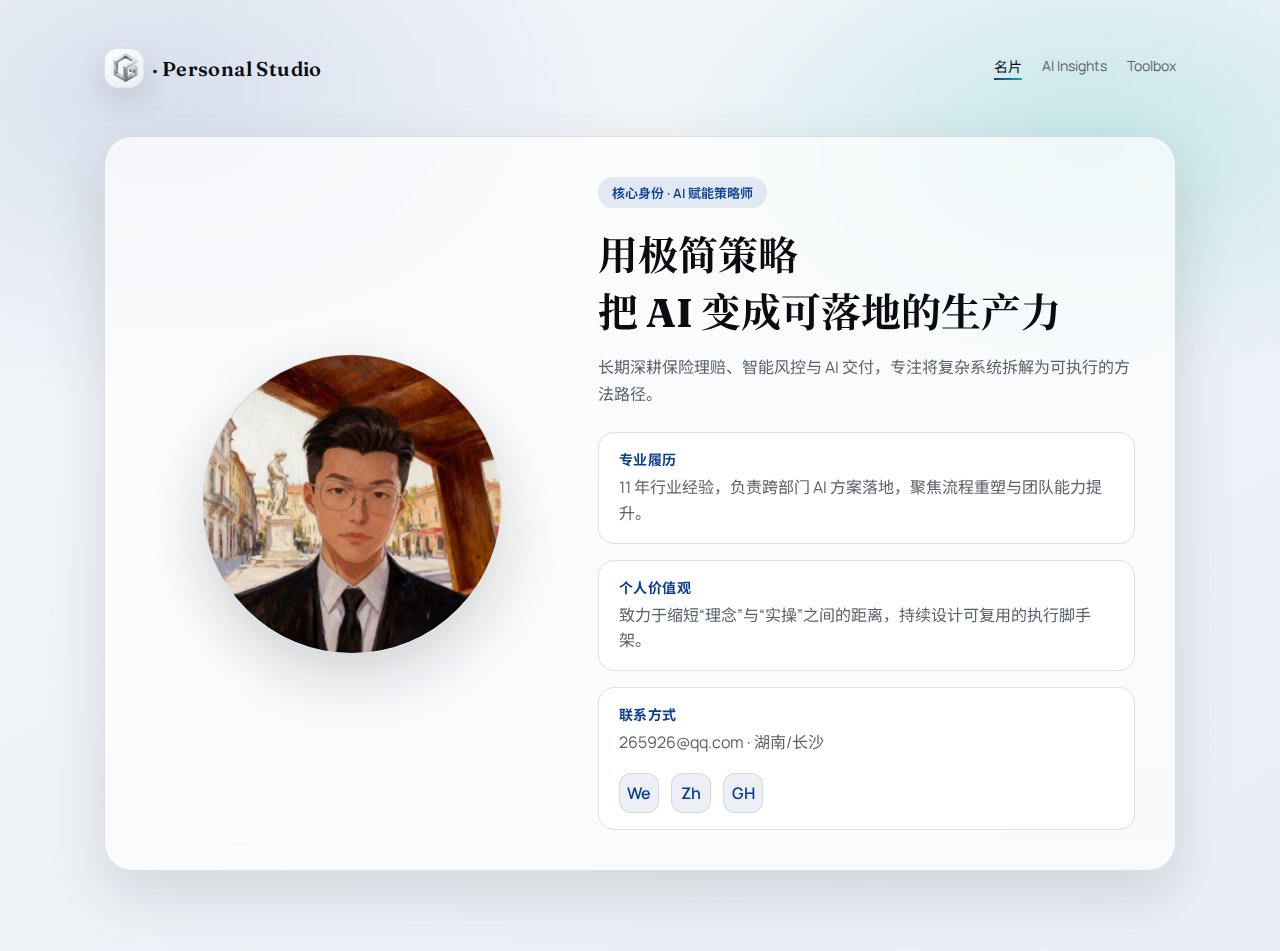
<file: index.html>
﻿<!doctype html>
<html lang="zh-CN">
<head>
  <meta charset="utf-8" />
  <meta name="viewport" content="width=device-width, initial-scale=1" />
  <title>李哥工作室 | Digital Business Card</title>
  <link rel="stylesheet" href="styles.css" />
</head>
<body>
  <div class="page">
    <header class="nav">
      <div class="logo">
        <span class="logo-badge">
          <img src="images/logo.png" alt="Yuzi logo" />
        </span>
        <span>· Personal Studio</span>
      </div>
      <nav class="nav-links">
        <a class="active" href="index.html">名片</a>
        <a href="insights.html">AI Insights</a>
        <a href="toolbox.html">Toolbox</a>
      </nav>
    </header>

    <section class="hero-card">
      <div class="portrait"><img src="images/1Y-Z.jpg" alt="头像" /></div>
      <div>
        <div class="tag">核心身份 · AI 赋能策略师</div>
        <h1>
          <span class="headline-line">用极简策略</span>
          <span class="headline-line">把 AI 变成可落地的生产力</span>
        </h1>
        <p class="subtitle">长期深耕保险理赔、智能风控与 AI 交付，专注将复杂系统拆解为可执行的方法路径。</p>
        <div class="card-grid">
          <div class="info-card fade-delay-1">
            <h3>专业履历</h3>
            <p>11 年行业经验，负责跨部门 AI 方案落地，聚焦流程重塑与团队能力提升。</p>
          </div>
          <div class="info-card fade-delay-2">
            <h3>个人价值观</h3>
            <p>致力于缩短“理念”与“实操”之间的距离，持续设计可复用的执行脚手架。</p>
          </div>
          <div class="info-card fade-delay-3">
            <h3>联系方式</h3>
            <p>265926@qq.com · 湖南/长沙</p>
            <div class="socials">
              <a href="#">We</a>
              <a href="#">Zh</a>
              <a href="#">GH</a>
            </div>
          </div>
        </div>
      </div>
    </section>

  </div>
  <script src="https://lf-cdn.coze.cn/obj/unpkg/flow-platform/chat-app-sdk/1.2.0-beta.19/libs/cn/index.js"></script>
  <script src="coze-config.js"></script>
  <script>
    new CozeWebSDK.WebChatClient(window.COZE_CONFIG);
    if (window.applyCozeLauncherIcon) {
      window.applyCozeLauncherIcon();
    }
  </script>
</body>
</html>
</file>
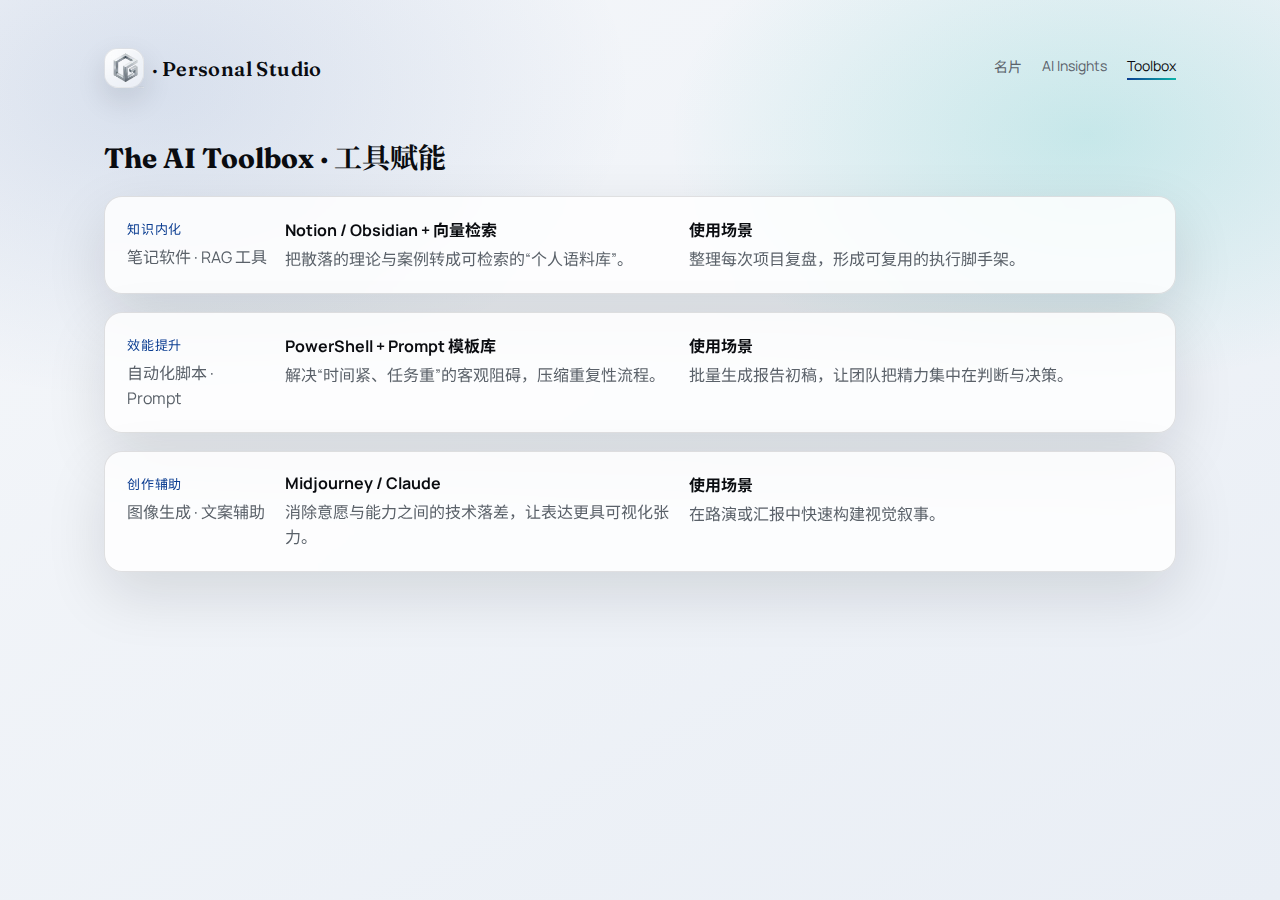
<file: toolbox.html>
﻿<!doctype html>
<html lang="zh-CN">
<head>
  <meta charset="utf-8" />
  <meta name="viewport" content="width=device-width, initial-scale=1" />
  <title>好用的工具分享 | The AI Toolbox</title>
  <link rel="stylesheet" href="styles.css" />
</head>
<body>
  <div class="page">
    <header class="nav">
      <div class="logo">
        <span class="logo-badge">
          <img src="images/logo.png" alt="Yuzi logo" />
        </span>
        <span>· Personal Studio</span>
      </div>
      <nav class="nav-links">
        <a href="index.html">名片</a>
        <a href="insights.html">AI Insights</a>
        <a class="active" href="toolbox.html">Toolbox</a>
      </nav>
    </header>

    <h2 class="section-title">The AI Toolbox · 工具赋能</h2>
    <div class="toolbox-grid">
      <div class="tool-row fade-delay-1">
        <div>
          <span>知识内化</span>
          <p>笔记软件 · RAG 工具</p>
        </div>
        <div>
          <strong>Notion / Obsidian + 向量检索</strong>
          <p>把散落的理论与案例转成可检索的“个人语料库”。</p>
        </div>
        <div>
          <strong>使用场景</strong>
          <p>整理每次项目复盘，形成可复用的执行脚手架。</p>
        </div>
      </div>
      <div class="tool-row fade-delay-2">
        <div>
          <span>效能提升</span>
          <p>自动化脚本 · Prompt</p>
        </div>
        <div>
          <strong>PowerShell + Prompt 模板库</strong>
          <p>解决“时间紧、任务重”的客观阻碍，压缩重复性流程。</p>
        </div>
        <div>
          <strong>使用场景</strong>
          <p>批量生成报告初稿，让团队把精力集中在判断与决策。</p>
        </div>
      </div>
      <div class="tool-row fade-delay-3">
        <div>
          <span>创作辅助</span>
          <p>图像生成 · 文案辅助</p>
        </div>
        <div>
          <strong>Midjourney / Claude</strong>
          <p>消除意愿与能力之间的技术落差，让表达更具可视化张力。</p>
        </div>
        <div>
          <strong>使用场景</strong>
          <p>在路演或汇报中快速构建视觉叙事。</p>
        </div>
      </div>
    </div>
  </div>
  <script src="https://lf-cdn.coze.cn/obj/unpkg/flow-platform/chat-app-sdk/1.2.0-beta.19/libs/cn/index.js"></script>
  <script src="coze-config.js"></script>
  <script>
    new CozeWebSDK.WebChatClient(window.COZE_CONFIG);
    if (window.applyCozeLauncherIcon) {
      window.applyCozeLauncherIcon();
    }
  </script>
</body>
</html>
</file>
<file: styles.css>
﻿/* fonts */
@import url('https://fonts.googleapis.com/css2?family=Fraunces:wght@400;600&family=Manrope:wght@300;400;500;600;700&family=Noto+Sans+SC:wght@300;400;500;700&family=Noto+Serif+SC:wght@400;600&display=swap');

:root {
  --bg-1: #f5f7fa;
  --bg-2: #e9eef5;
  --ink: #0a0c10;
  --muted: #5a6169;
  --line: rgba(10, 12, 16, 0.12);
  --glass: rgba(255, 255, 255, 0.7);
  --glass-strong: rgba(255, 255, 255, 0.82);
  --accent: #0b3d91;
  --accent-2: #0bb3a8;
  --shadow: 0 22px 60px rgba(9, 15, 28, 0.12);
  --blur: blur(18px);
}

* {
  box-sizing: border-box;
}

body {
  margin: 0;
  font-family: "Manrope", "Noto Sans SC", sans-serif;
  color: var(--ink);
  background-color: var(--bg-1);
  background-image:
    radial-gradient(800px 520px at 12% 10%, rgba(11, 61, 145, 0.12), transparent 60%),
    radial-gradient(700px 420px at 85% 15%, rgba(11, 179, 168, 0.18), transparent 60%),
    linear-gradient(150deg, var(--bg-1), var(--bg-2));
  min-height: 100vh;
}

a {
  color: inherit;
  text-decoration: none;
}

.page {
  max-width: 1120px;
  margin: 0 auto;
  padding: 48px 24px 80px;
  animation: pageFade 0.8s ease both;
}

.nav {
  display: flex;
  justify-content: space-between;
  align-items: center;
  margin-bottom: 48px;
}

.logo {
  font-family: "Fraunces", "Noto Serif SC", serif;
  font-weight: 600;
  font-size: 20px;
  letter-spacing: 0.4px;
  display: flex;
  align-items: center;
  gap: 8px;
}

.logo-badge {
  width: 40px;
  height: 40px;
  border-radius: 14px;
  border: 1px solid rgba(10, 12, 16, 0.08);
  background:
    linear-gradient(140deg, rgba(255, 255, 255, 0.78), rgba(255, 255, 255, 0.45)),
    radial-gradient(circle at 20% 20%, rgba(255, 255, 255, 0.6), transparent 60%);
  backdrop-filter: var(--blur);
  box-shadow:
    0 12px 30px rgba(9, 15, 28, 0.12),
    inset 0 1px 1px rgba(255, 255, 255, 0.6);
  display: grid;
  place-items: center;
}

.logo img {
  width: 40px;
  height: 40px;
  object-fit: contain;
  display: block;
  background: transparent;
}

.nav-links {
  display: flex;
  gap: 20px;
  font-size: 14px;
  color: var(--muted);
}

.nav-links a {
  position: relative;
  padding-bottom: 4px;
  transition: color 0.3s ease;
}

.nav-links a::after {
  content: "";
  position: absolute;
  left: 0;
  bottom: 0;
  width: 0;
  height: 2px;
  background: linear-gradient(90deg, var(--accent), var(--accent-2));
  transition: width 0.3s ease;
}

.nav-links a:hover,
.nav-links a.active {
  color: var(--ink);
}

.nav-links a:hover::after,
.nav-links a.active::after {
  width: 100%;
}

.hero-card {
  border: 1px solid var(--line);
  border-radius: 28px;
  background: var(--glass);
  box-shadow: var(--shadow);
  padding: 40px;
  display: grid;
  grid-template-columns: 1fr 1.3fr;
  gap: 40px;
  align-items: center;
  backdrop-filter: var(--blur);
  animation: fadeUp 0.9s ease forwards;
}

.portrait {
  width: clamp(220px, 30vw, 300px);
  height: clamp(220px, 30vw, 300px);
  border-radius: 50%;
  overflow: hidden;
  display: grid;
  place-items: center;
  border: 1px solid rgba(10, 12, 16, 0.08);
  background: radial-gradient(circle at 30% 20%, rgba(11, 61, 145, 0.18), rgba(255, 255, 255, 0.9));
  box-shadow: 0 22px 60px rgba(9, 15, 28, 0.18);
  margin: 0 auto;
}

.portrait img {
  width: 100%;
  height: 100%;
  object-fit: cover;
  display: block;
}

.tag {
  display: inline-flex;
  align-items: center;
  gap: 8px;
  padding: 6px 14px;
  border-radius: 999px;
  background: rgba(11, 61, 145, 0.1);
  color: var(--accent);
  font-size: 13px;
  font-weight: 600;
  margin-bottom: 16px;
}

h1 {
  font-family: "Fraunces", "Noto Serif SC", serif;
  font-size: 40px;
  margin: 0 0 12px;
}

.headline-line {
  display: block;
}

.subtitle {
  color: var(--muted);
  line-height: 1.7;
  margin-bottom: 24px;
}

.card-grid {
  display: grid;
  gap: 16px;
}

.info-card {
  padding: 16px 20px;
  border-radius: 16px;
  border: 1px solid var(--line);
  background: var(--glass-strong);
  backdrop-filter: var(--blur);
  animation: fadeUp 0.8s ease forwards;
  transition: transform 0.3s ease, box-shadow 0.3s ease;
}

.info-card:hover {
  transform: translateY(-4px);
  box-shadow: 0 16px 40px rgba(9, 15, 28, 0.12);
}

.info-card h3 {
  font-size: 14px;
  color: var(--accent);
  margin: 0 0 6px;
  letter-spacing: 0.4px;
}

.info-card p {
  margin: 0;
  color: var(--muted);
  line-height: 1.6;
}

.socials {
  display: flex;
  gap: 12px;
  margin-top: 18px;
}

.socials a {
  width: 40px;
  height: 40px;
  border-radius: 12px;
  background: rgba(11, 61, 145, 0.08);
  display: grid;
  place-items: center;
  font-weight: 600;
  color: var(--accent);
  border: 1px solid rgba(10, 12, 16, 0.1);
  transition: transform 0.3s ease, background 0.3s ease;
}

.socials a:hover {
  transform: translateY(-3px);
  background: rgba(11, 179, 168, 0.12);
}

.section-title {
  font-family: "Fraunces", "Noto Serif SC", serif;
  font-size: 28px;
  margin-bottom: 20px;
}

.timeline {
  position: relative;
  padding-left: 28px;
  display: grid;
  gap: 24px;
}

.timeline::before {
  content: "";
  position: absolute;
  top: 8px;
  left: 10px;
  width: 2px;
  height: calc(100% - 16px);
  background: linear-gradient(180deg, rgba(11, 61, 145, 0.4), rgba(11, 179, 168, 0.5));
}

.timeline-item {
  position: relative;
  padding: 18px 22px;
  border-radius: 18px;
  border: 1px solid var(--line);
  background: var(--glass);
  backdrop-filter: var(--blur);
  box-shadow: var(--shadow);
  animation: fadeUp 0.8s ease forwards;
  transition: transform 0.3s ease;
}

.timeline-item:hover {
  transform: translateY(-4px);
}

.timeline-item::before {
  content: "";
  position: absolute;
  left: -31px;
  top: 22px;
  width: 14px;
  height: 14px;
  border-radius: 50%;
  background: var(--accent-2);
  box-shadow: 0 0 0 4px rgba(11, 179, 168, 0.2);
}

.timeline-item h4 {
  margin: 0 0 8px;
  font-size: 16px;
}

.timeline-item p {
  margin: 0;
  color: var(--muted);
  line-height: 1.6;
}

.toolbox-grid {
  display: grid;
  gap: 18px;
}

.tool-row {
  display: grid;
  grid-template-columns: 140px 1fr 1.2fr;
  gap: 18px;
  padding: 20px 22px;
  border-radius: 18px;
  border: 1px solid var(--line);
  background: var(--glass-strong);
  backdrop-filter: var(--blur);
  box-shadow: var(--shadow);
  animation: fadeUp 0.8s ease forwards;
  transition: transform 0.3s ease, box-shadow 0.3s ease;
}

.tool-row:hover {
  transform: translateY(-4px);
  box-shadow: 0 16px 42px rgba(9, 15, 28, 0.16);
}

.tool-row span {
  font-size: 13px;
  color: var(--accent);
  text-transform: uppercase;
  letter-spacing: 0.8px;
}

.tool-row p {
  margin: 6px 0 0;
  color: var(--muted);
  line-height: 1.6;
}

.chat-shell {
  border: 1px solid var(--line);
  border-radius: 26px;
  background: var(--glass);
  backdrop-filter: var(--blur);
  box-shadow: var(--shadow);
  padding: 28px;
}

.coze-embed {
  width: 100%;
  min-height: 560px;
}

#app {
  height: 800px;
  position: relative;
}

#app,
#app > iframe,
#app > div {
  width: 100%;
  height: 100%;
}

.chat-messages {
  display: grid;
  gap: 16px;
  margin-bottom: 18px;
}

.bubble {
  padding: 14px 18px;
  border-radius: 16px;
  max-width: 70%;
  line-height: 1.6;
}

.bubble.user {
  margin-left: auto;
  background: rgba(11, 61, 145, 0.12);
}

.bubble.ai {
  background: rgba(11, 179, 168, 0.12);
}

.chat-input {
  display: flex;
  gap: 12px;
  padding: 14px;
  border-radius: 14px;
  border: 1px solid var(--line);
  background: rgba(255, 255, 255, 0.9);
}

.chat-input input {
  flex: 1;
  border: none;
  background: transparent;
  outline: none;
  font-size: 14px;
  color: var(--ink);
}

.chat-input button {
  border: none;
  background: var(--accent);
  color: #fff;
  padding: 10px 16px;
  border-radius: 10px;
  font-weight: 600;
  cursor: pointer;
  transition: transform 0.3s ease;
}

.chat-input button:hover {
  transform: translateY(-2px);
}

.chat-meta {
  margin-top: 14px;
  color: var(--muted);
  font-size: 13px;
}

.quick-actions {
  display: flex;
  flex-wrap: wrap;
  gap: 10px;
  margin-top: 18px;
}

.quick-actions button {
  border-radius: 999px;
  border: 1px solid var(--line);
  background: rgba(255, 255, 255, 0.7);
  padding: 8px 14px;
  cursor: pointer;
  font-size: 13px;
  transition: transform 0.3s ease, background 0.3s ease;
}

.quick-actions button:hover {
  transform: translateY(-3px);
  background: rgba(11, 179, 168, 0.12);
}

.feedback {
  display: flex;
  gap: 10px;
  margin-top: 10px;
}

.feedback button {
  border-radius: 10px;
  border: 1px solid var(--line);
  background: rgba(11, 61, 145, 0.08);
  padding: 6px 10px;
  cursor: pointer;
  font-size: 12px;
  transition: background 0.3s ease;
}

.feedback button:hover {
  background: rgba(11, 179, 168, 0.12);
}

.notes-card {
  margin-top: 32px;
  padding: 22px 24px;
  border-radius: 18px;
  border: 1px solid var(--line);
  background: var(--glass-strong);
  backdrop-filter: var(--blur);
  box-shadow: var(--shadow);
  display: flex;
  align-items: center;
  justify-content: space-between;
  gap: 18px;
}

.notes-card h3 {
  margin: 0 0 6px;
  font-size: 16px;
  color: var(--accent);
}

.notes-card p {
  margin: 0;
  color: var(--muted);
  line-height: 1.6;
}

.notes-link {
  padding: 10px 16px;
  border-radius: 12px;
  border: 1px solid rgba(11, 61, 145, 0.2);
  background: rgba(11, 61, 145, 0.1);
  color: var(--accent);
  font-weight: 600;
  white-space: nowrap;
  transition: transform 0.3s ease, background 0.3s ease;
}

.notes-link:hover {
  transform: translateY(-2px);
  background: rgba(11, 179, 168, 0.12);
}

.insights-poster {
  margin-top: 28px;
  padding: 22px 24px;
  border-radius: 22px;
  border: 1px solid var(--line);
  background: var(--glass);
  backdrop-filter: var(--blur);
  box-shadow: var(--shadow);
  display: grid;
  gap: 18px;
}

.insights-poster-text h3 {
  margin: 0 0 6px;
  font-size: 18px;
  color: var(--accent);
}

.insights-poster-text p {
  margin: 0;
  color: var(--muted);
  line-height: 1.6;
}

.insights-poster-media {
  margin: 0;
  border-radius: 18px;
  overflow: hidden;
  border: 1px solid rgba(10, 12, 16, 0.08);
  background: rgba(255, 255, 255, 0.8);
  box-shadow: 0 18px 40px rgba(9, 15, 28, 0.15);
}

.insights-poster-media img {
  width: 100%;
  height: auto;
  display: block;
}

.coze-chat-app,
.coze-ast-btn {
  top: 140px !important;
  right: 32px !important;
  bottom: auto !important;
}

.coze-ast-btn {
  background-image: url("images/Q.png");
  background-size: cover;
  background-position: center;
  border-radius: 50%;
}

.coze-ast-btn svg {
  opacity: 0;
}

.fade-delay-1 { animation-delay: 0.1s; }
.fade-delay-2 { animation-delay: 0.2s; }
.fade-delay-3 { animation-delay: 0.3s; }
.fade-delay-4 { animation-delay: 0.4s; }

@keyframes fadeUp {
  from { opacity: 0; transform: translateY(16px); }
  to { opacity: 1; transform: translateY(0); }
}

@keyframes pageFade {
  from { opacity: 0; }
  to { opacity: 1; }
}

@media (max-width: 900px) {
  .hero-card {
    grid-template-columns: 1fr;
  }

  .tool-row {
    grid-template-columns: 1fr;
  }

  .notes-card {
    flex-direction: column;
    align-items: flex-start;
  }
}

@media (max-width: 600px) {
  .nav {
    flex-direction: column;
    align-items: flex-start;
    gap: 12px;
  }

  h1 {
    font-size: 32px;
  }

  .bubble {
    max-width: 100%;
  }

  .coze-embed {
    min-height: 480px;
  }

}
</file>
